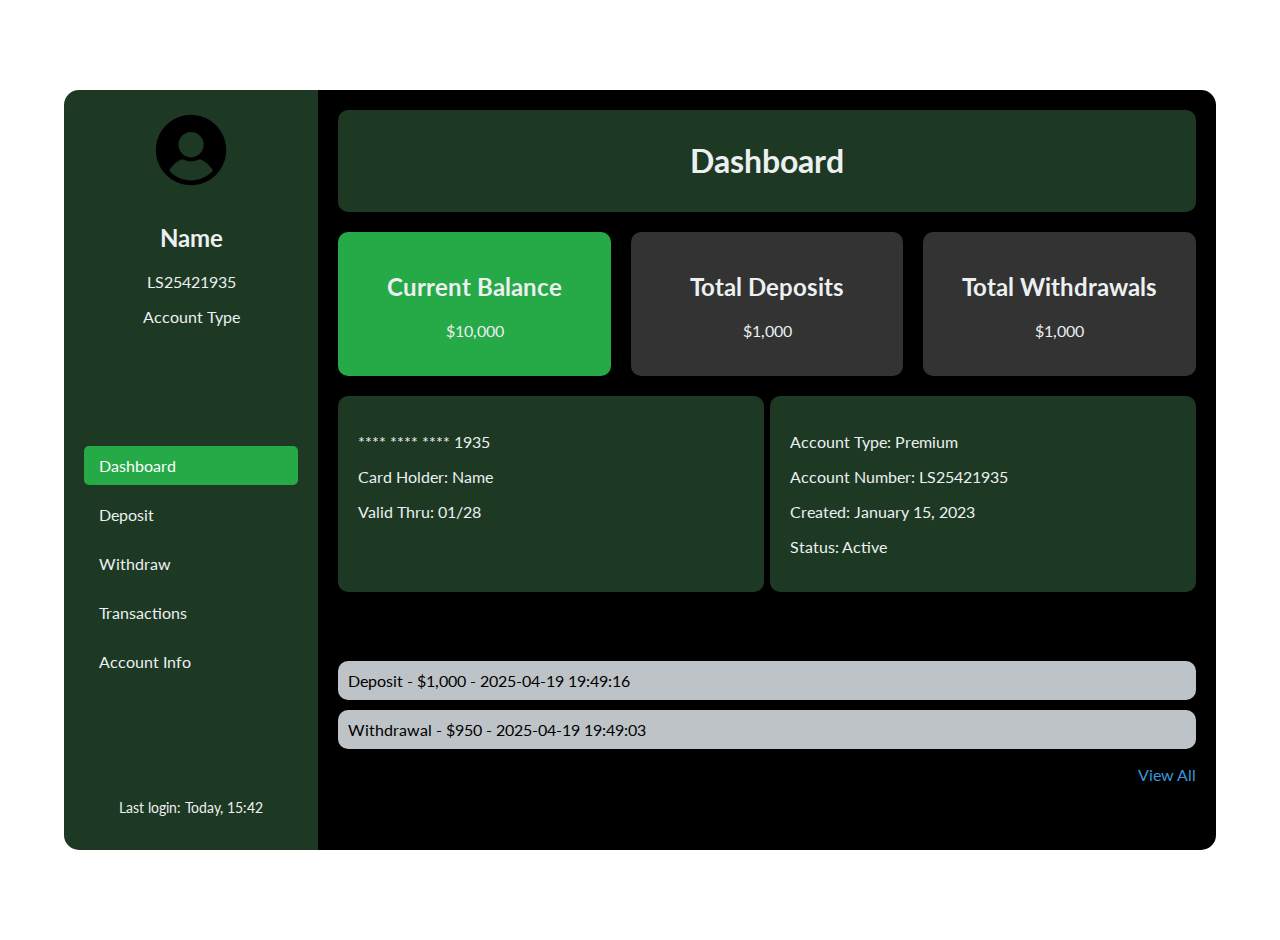
<file: index.html>
<!DOCTYPE html>
<html lang="fr">
    <link rel="stylesheet" href="style.css">
<head>
    <meta charset="UTF-8">
    <meta name="viewport" content="width=device-width, initial-scale=1.0">
    <link rel="preconnect" href="https://fonts.googleapis.com">
<link rel="preconnect" href="https://fonts.gstatic.com" crossorigin>
<link href="https://fonts.googleapis.com/css2?family=Exo+2:ital,wght@0,100..900;1,100..900&family=Lato:ital,wght@0,100;0,300;0,400;0,700;0,900;1,100;1,300;1,400;1,700;1,900&display=swap" rel="stylesheet">

    <title>SHADOW Banking</title>
</head>
<body>
    <div class="sidebar">
        <div class="profile">
            <img src="assets/profile-picture.png" alt="Profile Picture">
            <h2>Name</h2>
            <p>LS25421935</p>
            <p>Account Type</p>
        </div>
        <nav>
            <ul>
                <li><a href="index.html" class="active">Dashboard</a></li>
                <li><a href="deposit.html">Deposit</a></li>
                <li><a href="withdraw.html">Withdraw</a></li>
                <li><a href="transactions.html">Transactions</a></li>
                <li><a href="account-info.html">Account Info</a></li>
            </ul>
        </nav>
        <footer>
            <p>Last login: Today, 15:42</p>
        </footer>
    </div>

    <div class="main-panel">
        <header>
            <h1>Dashboard</h1>
        </header>
        <section class="summary">
            <div class="summary-item-balance">
                <h2>Current Balance</h2>
                <p>$10,000</p>
            </div>
            <div class="summary-item">
                <h2>Total Deposits</h2>
                <p>$1,000</p>
            </div>
            <div class="summary-item">
                <h2>Total Withdrawals</h2>
                <p>$1,000</p>
            </div>
        </section>
        <section class="card-info">
            <div class="card">
                <p>**** **** **** 1935</p>
                <p>Card Holder: Name</p>
                <p>Valid Thru: 01/28</p>
            </div>
            <div class="account-details">
                <p>Account Type: Premium</p>
                <p>Account Number: LS25421935</p>
                <p>Created: January 15, 2023</p>
                <p>Status: Active</p>
            </div>
        </section>
        <section class="recent-activity">
            <h2>Recent Activity</h2>
            <ul>
                <li>Deposit - $1,000 - 2025-04-19 19:49:16</li>
                <li>Withdrawal - $950 - 2025-04-19 19:49:03</li>
            </ul>
            <a href="transactions.html">View All</a>
        </section>
    </div>
</body>
</html>
</file>
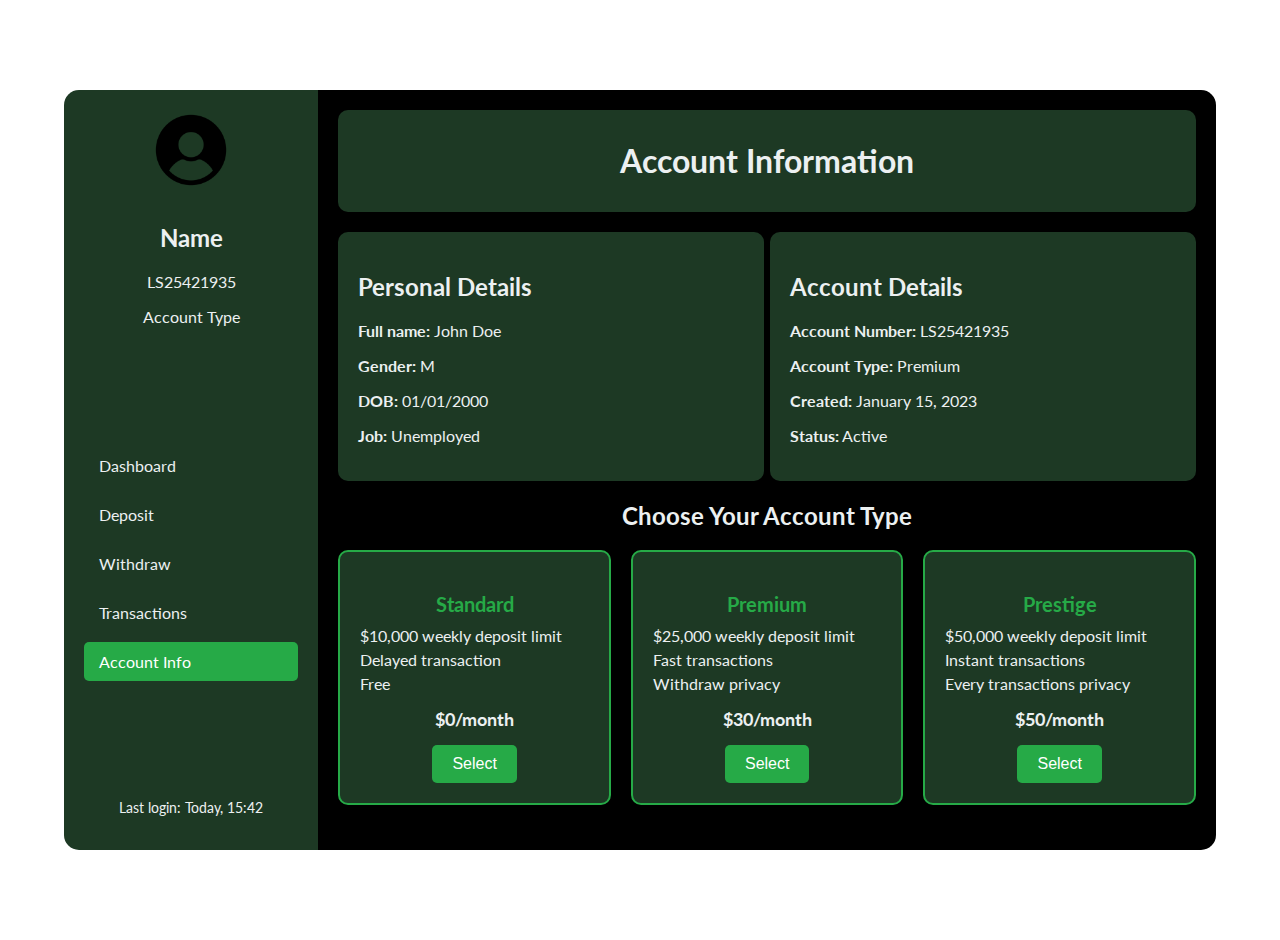
<file: account-info.html>
<!DOCTYPE html>
<html lang="fr">
<head>
    <meta charset="UTF-8">
    <meta name="viewport" content="width=device-width, initial-scale=1.0">
    <link rel="preconnect" href="https://fonts.googleapis.com">
    <link rel="preconnect" href="https://fonts.gstatic.com" crossorigin>
    <link href="https://fonts.googleapis.com/css2?family=Exo+2:ital,wght@0,100..900;1,100..900&family=Lato:ital,wght@0,100;0,300;0,400;0,700;0,900;1,100;1,300;1,400;1,700;1,900&display=swap" rel="stylesheet">
    <title>Account Info - SHADOW Banking</title>
    <link rel="stylesheet" href="style.css">
    <script>
        function updateAccountType(type) {
            document.getElementById('selected-account-type').innerText = type;
        }
    </script>
</head>
<body>
    <div class="sidebar">
        <div class="profile">
            <img src="assets/profile-picture.png" alt="Profile Picture">
            <h2>Name</h2>
            <p>LS25421935</p>
            <p>Account Type</p>
        </div>
        <nav>
            <ul>
                <li><a href="index.html">Dashboard</a></li>
                <li><a href="deposit.html">Deposit</a></li>
                <li><a href="withdraw.html">Withdraw</a></li>
                <li><a href="transactions.html">Transactions</a></li>
                <li><a href="account-info.html" class="active">Account Info</a></li>
            </ul>
        </nav>
        <footer>
            <p>Last login: Today, 15:42</p>
        </footer>
    </div>

    <div class="main-panel">
        <header>
            <h1>Account Information</h1>
        </header>
        <section class="account-info">
            <div class="account-details">
                <h2>Personal Details</h2>
                <p><strong>Full name:</strong> John Doe</p>
                <p><strong>Gender:</strong> M</p>
                <p><strong>DOB:</strong> 01/01/2000</p>
                <p><strong>Job:</strong> Unemployed</p>
            </div>
            <div class="account-details">
                <h2>Account Details</h2>
                <p><strong>Account Number:</strong> LS25421935</p>
                <p><strong>Account Type:</strong> <span id="selected-account-type">Premium</span></p>
                <p><strong>Created:</strong> January 15, 2023</p>
                <p><strong>Status:</strong> Active</p>
            </div>
        </section>
        <section class="account-type-selection">
            <h2>Choose Your Account Type</h2>
            <div class="account-type-buttons">
                <div class="account-type-card">
                    <h3>Standard</h3>
                    <ul>
                        <li>$10,000 weekly deposit limit</li>
                        <li>Delayed transaction</li>
                        <li>Free</li>
                    </ul>
                    <p class="price">$0/month</p>
                    <button onclick="updateAccountType('Standard')">Select</button>
                </div>
                <div class="account-type-card">
                    <h3>Premium</h3>
                    <ul>
                        <li>$25,000 weekly deposit limit</li>
                        <li>Fast transactions</li>
                        <li>Withdraw privacy</li>
                    </ul>
                    <p class="price">$30/month</p>
                    <button onclick="updateAccountType('Premium')">Select</button>
                </div>
                <div class="account-type-card">
                    <h3>Prestige</h3>
                    <ul>
                        <li>$50,000 weekly deposit limit</li>
                        <li>Instant transactions</li>
                        <li>Every transactions privacy</li>
                    </ul>
                    <p class="price">$50/month</p>
                    <button onclick="updateAccountType('Prestige')">Select</button>
                </div>
            </div>
        </section>
    </div>
</body>
</html>
</file>
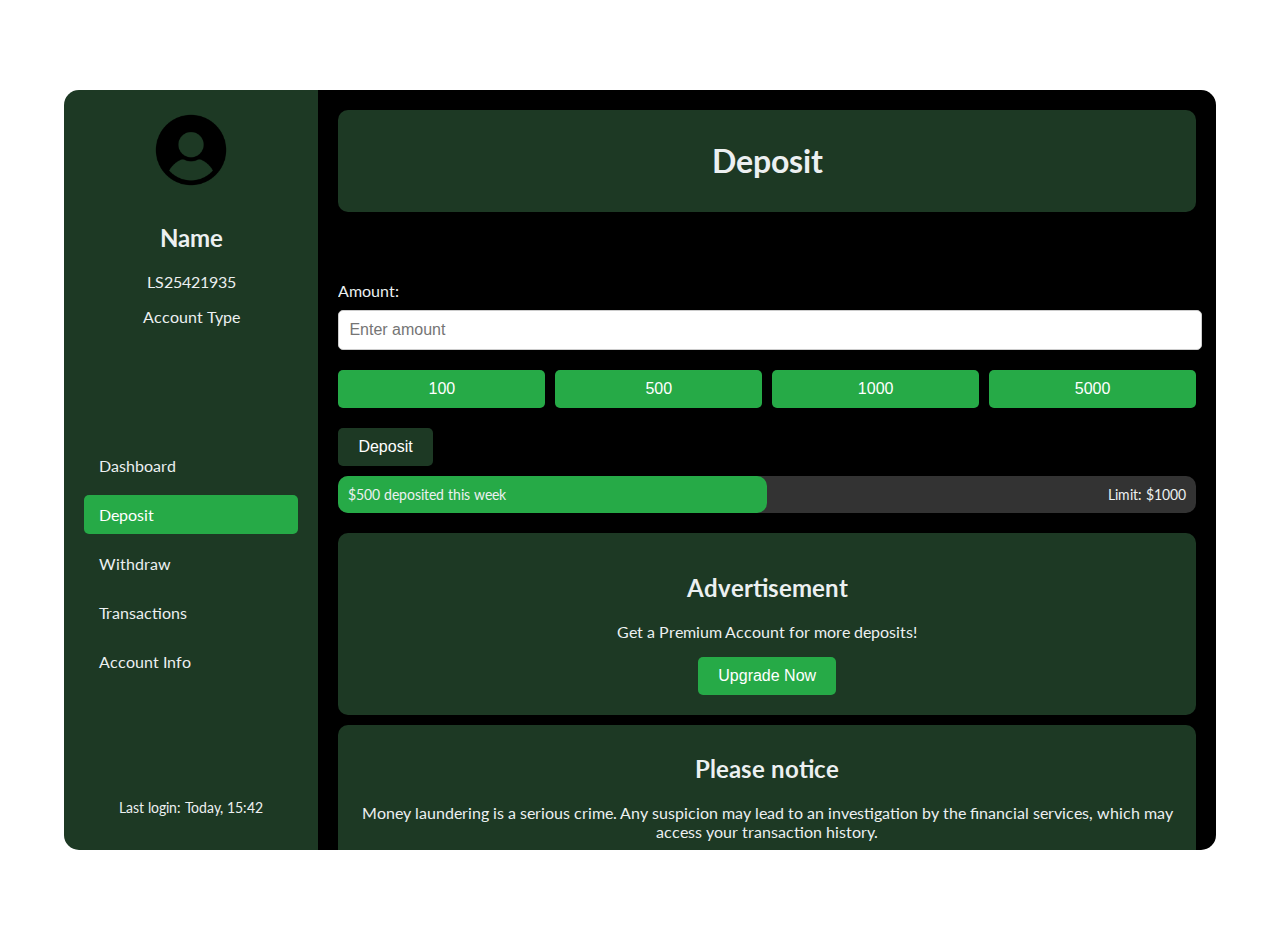
<file: deposit.html>
<!DOCTYPE html>
<html lang="fr">
<head>
    <meta charset="UTF-8">
    <meta name="viewport" content="width=device-width, initial-scale=1.0">
    <link rel="preconnect" href="https://fonts.googleapis.com">
<link rel="preconnect" href="https://fonts.gstatic.com" crossorigin>
<link href="https://fonts.googleapis.com/css2?family=Exo+2:ital,wght@0,100..900;1,100..900&family=Lato:ital,wght@0,100;0,300;0,400;0,700;0,900;1,100;1,300;1,400;1,700;1,900&display=swap" rel="stylesheet">

    <title>Deposit - SHADOW Banking</title>
    <link rel="stylesheet" href="style.css">
</head>
<body>
    <div class="sidebar">
        <div class="profile">
            <img src="assets/profile-picture.png" alt="Profile Picture">
            <h2>Name</h2>
            <p>LS25421935</p>
            <p>Account Type</p>
        </div>
        <nav>
            <ul>
                <li><a href="index.html">Dashboard</a></li>
                <li><a href="deposit.html" class="active">Deposit</a></li>
                <li><a href="withdraw.html">Withdraw</a></li>
                <li><a href="transactions.html">Transactions</a></li>
                <li><a href="account-info.html">Account Info</a></li>
            </ul>
        </nav>
        <footer>
            <p>Last login: Today, 15:42</p>
        </footer>
    </div>

    <div class="main-panel">
        <header>
            <h1>Deposit</h1>
        </header>
        <section class="deposit-form">
            <h2>Make a Deposit</h2>
            <form action="#" method="post">
                <label for="amount">Amount:</label>
                <input type="number" id="amount" name="amount" placeholder="Enter amount" required min="0">

                <div class="preset-buttons">
                    <button type="button" onclick="document.getElementById('amount').value = 100">100</button>
                    <button type="button" onclick="document.getElementById('amount').value = 500">500</button>
                    <button type="button" onclick="document.getElementById('amount').value = 1000">1000</button>
                    <button type="button" onclick="document.getElementById('amount').value = 5000">5000</button>
                </div>

                <button type="submit">Deposit</button>
            </form>
        </section>
        <section class="deposit-progress">
            <div class="progress-bar">
                <span class="progress-left">$500 deposited this week</span>
                <div class="progress-fill" style="width: 50%;"></div>
                <span class="progress-right">Limit: $1000</span>
            </div>
        </section>
        <section class="deposit-advertisement">
            <h2>Advertisement</h2>
            <div class="advertisement">
                <p>Get a Premium Account for more deposits!</p>
                <button onclick="window.location.href='account-info.html'">Upgrade Now</button>
            </div>
        </section>
        <section class="deposit-notice">
            <h2>Please notice</h2>
            <div class="advertisement">
                <p>Money laundering is a serious crime. Any suspicion may lead to an investigation by the financial services, which may access your transaction history.</p>
            </div>

        </section>
    </div>
</body>
</html>
</file>
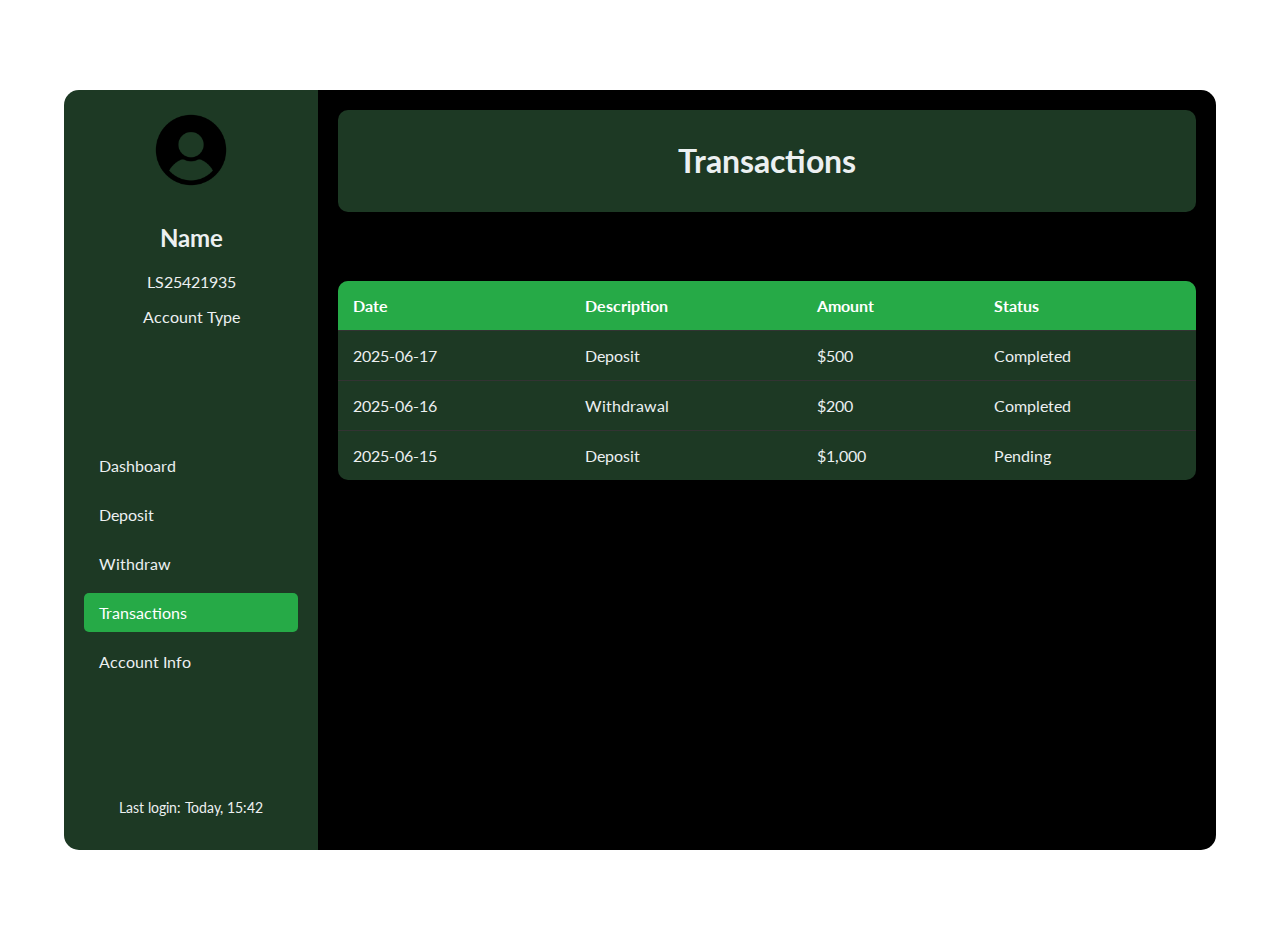
<file: transactions.html>
<!DOCTYPE html>
<html lang="fr">
<head>
    <meta charset="UTF-8">
    <meta name="viewport" content="width=device-width, initial-scale=1.0">
    <link rel="preconnect" href="https://fonts.googleapis.com">
    <link rel="preconnect" href="https://fonts.gstatic.com" crossorigin>
    <link href="https://fonts.googleapis.com/css2?family=Exo+2:ital,wght@0,100..900;1,100..900&family=Lato:ital,wght@0,100;0,300;0,400;0,700;0,900;1,100;1,300;1,400;1,700;1,900&display=swap" rel="stylesheet">
    <title>Transactions - SHADOW Banking</title>
    <link rel="stylesheet" href="style.css">
</head>
<body>
    <div class="sidebar">
        <div class="profile">
            <img src="assets/profile-picture.png" alt="Profile Picture">
            <h2>Name</h2>
            <p>LS25421935</p>
            <p>Account Type</p>
        </div>
        <nav>
            <ul>
                <li><a href="index.html">Dashboard</a></li>
                <li><a href="deposit.html">Deposit</a></li>
                <li><a href="withdraw.html">Withdraw</a></li>
                <li><a href="transactions.html" class="active">Transactions</a></li>
                <li><a href="account-info.html">Account Info</a></li>
            </ul>
        </nav>
        <footer>
            <p>Last login: Today, 15:42</p>
        </footer>
    </div>

    <div class="main-panel">
        <header>
            <h1>Transactions</h1>
        </header>
        <section class="transactions-list">
            <h2>Transaction History</h2>
            <table>
                <thead>
                    <tr>
                        <th>Date</th>
                        <th>Description</th>
                        <th>Amount</th>
                        <th>Status</th>
                    </tr>
                </thead>
                <tbody>
                    <tr>
                        <td>2025-06-17</td>
                        <td>Deposit</td>
                        <td>$500</td>
                        <td>Completed</td>
                    </tr>
                    <tr>
                        <td>2025-06-16</td>
                        <td>Withdrawal</td>
                        <td>$200</td>
                        <td>Completed</td>
                    </tr>
                    <tr>
                        <td>2025-06-15</td>
                        <td>Deposit</td>
                        <td>$1,000</td>
                        <td>Pending</td>
                    </tr>
                </tbody>
            </table>
        </section>
    </div>
</body>
</html>
</file>
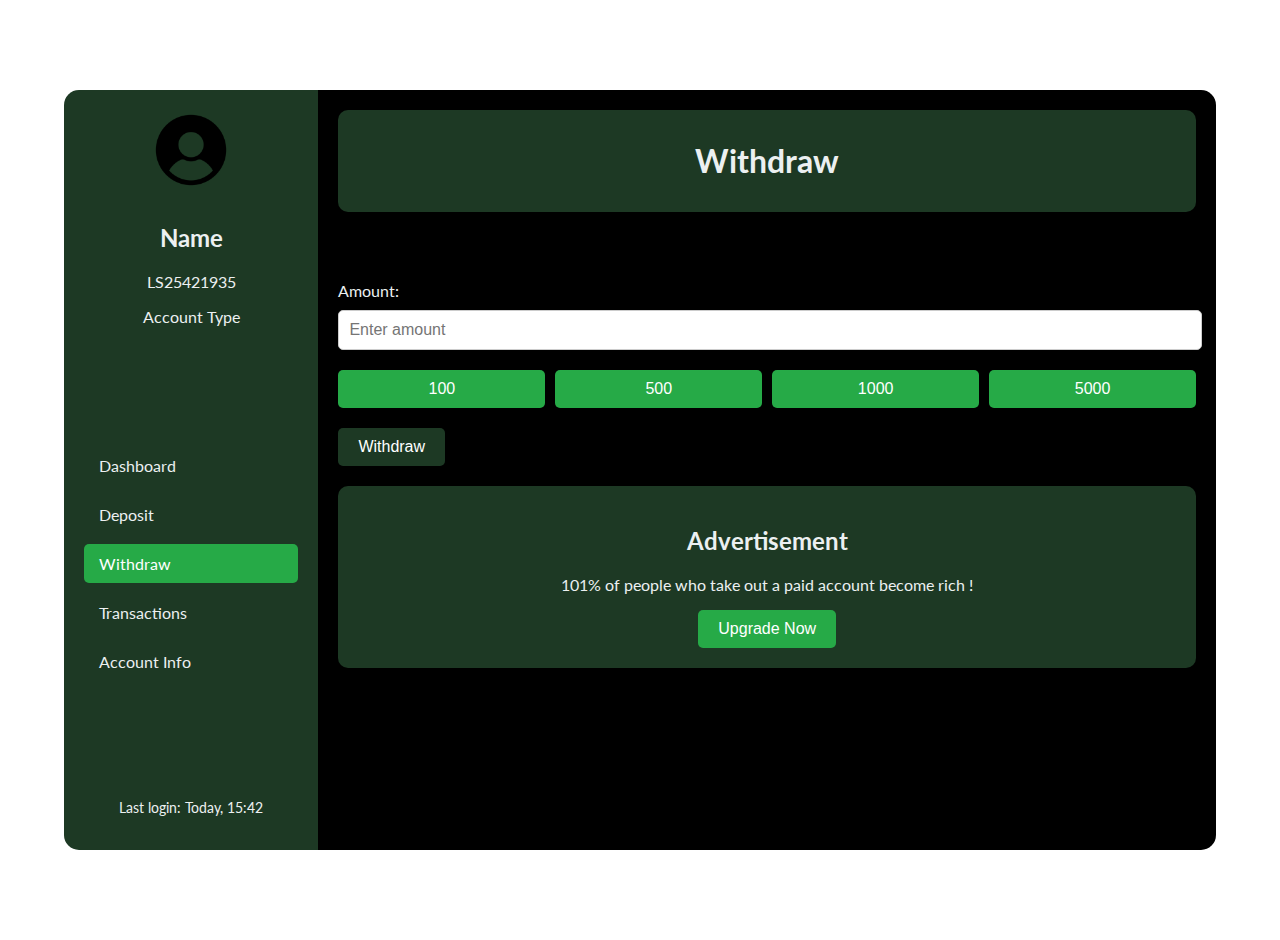
<file: withdraw.html>
<!DOCTYPE html>
<html lang="fr">
<head>
    <meta charset="UTF-8">
    <meta name="viewport" content="width=device-width, initial-scale=1.0">
    <link rel="preconnect" href="https://fonts.googleapis.com">
<link rel="preconnect" href="https://fonts.gstatic.com" crossorigin>
<link href="https://fonts.googleapis.com/css2?family=Exo+2:ital,wght@0,100..900;1,100..900&family=Lato:ital,wght@0,100;0,300;0,400;0,700;0,900;1,100;1,300;1,400;1,700;1,900&display=swap" rel="stylesheet">

    <title>Deposit - SHADOW Banking</title>
    <link rel="stylesheet" href="style.css">
</head>
<body>
    <div class="sidebar">
        <div class="profile">
            <img src="assets/profile-picture.png" alt="Profile Picture">
            <h2>Name</h2>
            <p>LS25421935</p>
            <p>Account Type</p>
        </div>
        <nav>
            <ul>
                <li><a href="index.html">Dashboard</a></li>
                <li><a href="deposit.html">Deposit</a></li>
                <li><a href="withdraw.html" class="active">Withdraw</a></li>
                <li><a href="transactions.html">Transactions</a></li>
                <li><a href="account-info.html">Account Info</a></li>
            </ul>
        </nav>
        <footer>
            <p>Last login: Today, 15:42</p>
        </footer>
    </div>

    <div class="main-panel">
        <header>
            <h1>Withdraw</h1>
        </header>
        <section class="deposit-form">
            <h2>Make a Withdraw</h2>
            <form action="#" method="post">
                <label for="amount">Amount:</label>
                <input type="number" id="amount" name="amount" placeholder="Enter amount" required min="0">

                <div class="preset-buttons">
                    <button type="button" onclick="document.getElementById('amount').value = 100">100</button>
                    <button type="button" onclick="document.getElementById('amount').value = 500">500</button>
                    <button type="button" onclick="document.getElementById('amount').value = 1000">1000</button>
                    <button type="button" onclick="document.getElementById('amount').value = 5000">5000</button>
                </div>

                <button type="submit">Withdraw</button>
            </form>
        </section>
        <section class="deposit-advertisement">
            <h2>Advertisement</h2>
            <div class="advertisement">
                <p>101% of people who take out a paid account become rich !</p>
                <button onclick="window.location.href='account-info.html'">Upgrade Now</button>
            </div>
        </section>
    </div>
</body>
</html>
</file>
<file: style.css>
body {
    font-family: Lato, sans-serif;
    margin: 20px auto; /* Ajout d'un espace autour du container */
    padding: 0;
    display: flex;
    justify-content: center;
    align-items: center;
    height: 100vh; /* La hauteur de la fenêtre est utilisée pour le container */
    width: 90%; /* Réduction de la largeur totale occupée */
}

.sidebar {
    width: 20%;
    background-color: #1d3924;
    color: #ecf0f1;
    display: flex;
    flex-direction: column;
    justify-content: space-between;
    padding: 20px;
    border-radius: 15px 0 0 15px;
    height: 80%; /* Ajustement pour que la hauteur de la sidebar corresponde au main panel */
}

.sidebar .profile {
    text-align: center;
}

.sidebar .profile img {
    width: 80px;
    height: 80px;
    border-radius: 50%;
    margin-bottom: 10px;
}

.sidebar nav ul {
    list-style: none;
    padding: 0;
}

.sidebar nav ul li {
    margin: 10px 0;
}

.sidebar nav ul li a {
    color: #ecf0f1;
    text-decoration: none;
    font-size: 16px;
    display: flex;
    align-items: center;
    gap: 10px; /* Ajout d'espace entre l'icône et le texte */
    padding: 10px 15px; /* Ajout de padding pour un meilleur aspect visuel */
    border-radius: 5px; /* Ajout de coins arrondis */
    transition: background-color 0.3s ease, color 0.3s ease; /* Transition pour les effets de survol */
}

.sidebar nav ul li a:hover {
    background-color: #26aa47; /* Couleur de survol */
    color: #ffffff; /* Couleur du texte survolé */
}

.sidebar nav ul li a.active {
    background-color: #26aa47; /* Couleur pour l'onglet actif */
    color: #ffffff; /* Couleur du texte actif */
}

.sidebar footer {
    text-align: center;
    font-size: 14px;
}

.main-panel {
    width: 80%;
    background-color: #000000;
    padding: 20px;
    overflow-y: auto;
    border-radius: 0 15px 15px 0;
    height: 80%;
}

.main-panel header {
    background-color: #1d3924;
    color: #ecf0f1;
    padding: 10px;
    text-align: center;
    border-radius: 10px;
}

.main-panel .summary {
    display: flex;
    justify-content: space-around;
    margin: 20px 0;
    gap: 20px;
}

.main-panel .summary-item {
    background-color: #333333;
    color: #ecf0f1;
    padding: 20px;
    border-radius: 10px;
    text-align: center;
    width: 30%;
}
.main-panel .summary-item-balance {
    background-color: #26aa47;
    color: #ecf0f1;  
    padding: 20px;
    border-radius: 10px;
    text-align: center;
    width: 30%;
}

.main-panel .card-info {
    display: flex;
    justify-content: space-between;
    margin: 20px 0;
}

.main-panel .card {
    background-color: #1d3924;
    color: #ecf0f1;
    padding: 20px;
    border-radius: 10px;
    width: 45%;
}

.main-panel .account-details {
    background-color: #1d3924;
    color: #ecf0f1;
    padding: 20px;
    border-radius: 10px;
    width: 45%;
}

.main-panel .recent-activity {
    margin: 20px 0;
}

.main-panel .recent-activity ul {
    list-style: none;
    padding: 0;
}

.main-panel .recent-activity ul li {
    background-color: #bdc3c7;
    margin: 10px 0;
    padding: 10px;
    border-radius: 10px;
}

.main-panel .recent-activity a {
    display: block;
    text-align: right;
    color: #3498db;
    text-decoration: none;
    margin-top: 10px;
}

.deposit-progress {
    margin: 10px 0;
    text-align: center;
}

.deposit-progress .progress-bar {
    display: flex;
    align-items: center;
    justify-content: space-between; /* Réalignement du texte à gauche */
    background-color: #333333;
    border-radius: 10px;
    padding: 10px;
    position: relative;
}

.deposit-progress .progress-bar .progress-fill {
    position: absolute;
    top: 0;
    left: 0;
    height: 100%;
    background-color: #26aa47;
    border-radius: 10px;
    z-index: 0;
}

.deposit-progress .progress-bar span {
    position: relative;
    z-index: 1;
    color: #ecf0f1;
    font-size: 14px;
}

.deposit-form label {
    color: #ecf0f1;
}

.deposit-form input[type="number"] {
    width: 98.125%;
    padding: 10px;
    margin: 10px 0;
    margin-right: 0;
    border: 1px solid #ccc;
    border-radius: 5px;
    font-size: 16px;
    appearance: textfield; /* Propriété standard pour désactiver les flèches */
    -moz-appearance: textfield; /* Désactivation des flèches sur Firefox */
}

.deposit-form input[type="number"]::-webkit-inner-spin-button,
.deposit-form input[type="number"]::-webkit-outer-spin-button {
    -webkit-appearance: none; /* Désactivation des flèches sur Chrome et Safari */
    margin: 0; /* Suppression de la marge */
}

.preset-buttons {
    display: flex;
    gap: 10px;
    margin: 10px 0;
}

.preset-buttons button {
    background-color: #26aa47;
    color: #ffffff;
    border: none;
    padding: 10px 20px;
    border-radius: 5px;
    cursor: pointer;
    font-size: 16px;
    transition: background-color 0.3s ease;
    width: 25%;
}

.preset-buttons button:hover {
    background-color: #1d3924;
}

.deposit-form button[type="submit"] {
    background-color: #1d3924;
    color: #ffffff;
    border: none;
    padding: 10px 20px;
    border-radius: 5px;
    cursor: pointer;
    font-size: 16px;
    transition: background-color 0.3s ease;
    margin-top: 10px;
}

.deposit-form button[type="submit"]:hover {
    background-color: #26aa47;
}

.deposit-advertisement {
    background-color: #1d3924;
    color: #ecf0f1;
    padding: 20px;
    border-radius: 10px;
    text-align: center;
    margin-top: 20px;
}

.deposit-notice {
    background-color: #1d3924;
    color: #ecf0f1;
    padding: 10px;
    border-radius: 10px;
    text-align: center;
    margin-top: 10px;
}

.deposit-advertisement button {
    background-color: #26aa47;
    color: #ffffff;
    border: none;
    padding: 10px 20px;
    border-radius: 5px;
    cursor: pointer;
    font-size: 16px;
    transition: background-color 0.3s ease;
}

.deposit-advertisement button:hover {
    background-color: #275c34;
}

.transactions-list {
    margin: 20px 0;
}

.transactions-list table {
    width: 100%;
    border-collapse: collapse;
    margin-top: 20px;
    background-color: #1d3924;
    color: #ecf0f1;
    border-radius: 10px;
    overflow: hidden;
}

.transactions-list table th,
.transactions-list table td {
    padding: 15px;
    text-align: left;
    border-bottom: 1px solid #333333;
}

.transactions-list table th {
    background-color: #26aa47;
    color: #ffffff;
    font-weight: bold;
}

.transactions-list table tr:last-child td {
    border-bottom: none;
}

.transactions-list table tr:hover {
    background-color: #333333;
}

.account-info {
    margin-top: 20px;
    display: flex;
    align-items: center;
    justify-content: space-between;
}

.account-type-selection {
    margin: 20px 0;
    text-align: center;
    color: #ecf0f1;
}

.account-type-buttons {
    display: flex;
    justify-content: center;
    gap: 20px;
    margin-top: 10px;
}

.account-type-card {
    background-color: #1d3924;
    color: #ecf0f1;
    border: 2px solid #26aa47;
    border-radius: 10px;
    padding: 20px;
    width: 250px;
    text-align: center;
    transition: transform 0.3s ease, box-shadow 0.3s ease;
}

.account-type-card:hover {
    transform: scale(1.05);
    box-shadow: 0 4px 8px rgba(0, 0, 0, 0.2);
}

.account-type-card h3 {
    margin-bottom: 10px;
    font-size: 20px;
    color: #26aa47;
}

.account-type-card ul {
    list-style: none;
    padding: 0;
    margin: 10px 0;
    text-align: left;
}

.account-type-card ul li {
    margin: 5px 0;
}

.account-type-card .price {
    font-size: 18px;
    font-weight: bold;
    margin: 15px 0;
}

.account-type-card button {
    background-color: #26aa47;
    color: #ffffff;
    border: none;
    padding: 10px 20px;
    border-radius: 5px;
    cursor: pointer;
    font-size: 16px;
    transition: background-color 0.3s ease;
}

.account-type-card button:hover {
    background-color: #1d3924;
}

.account-type-card button:active {
    background-color: #275c34;
}
</file>
